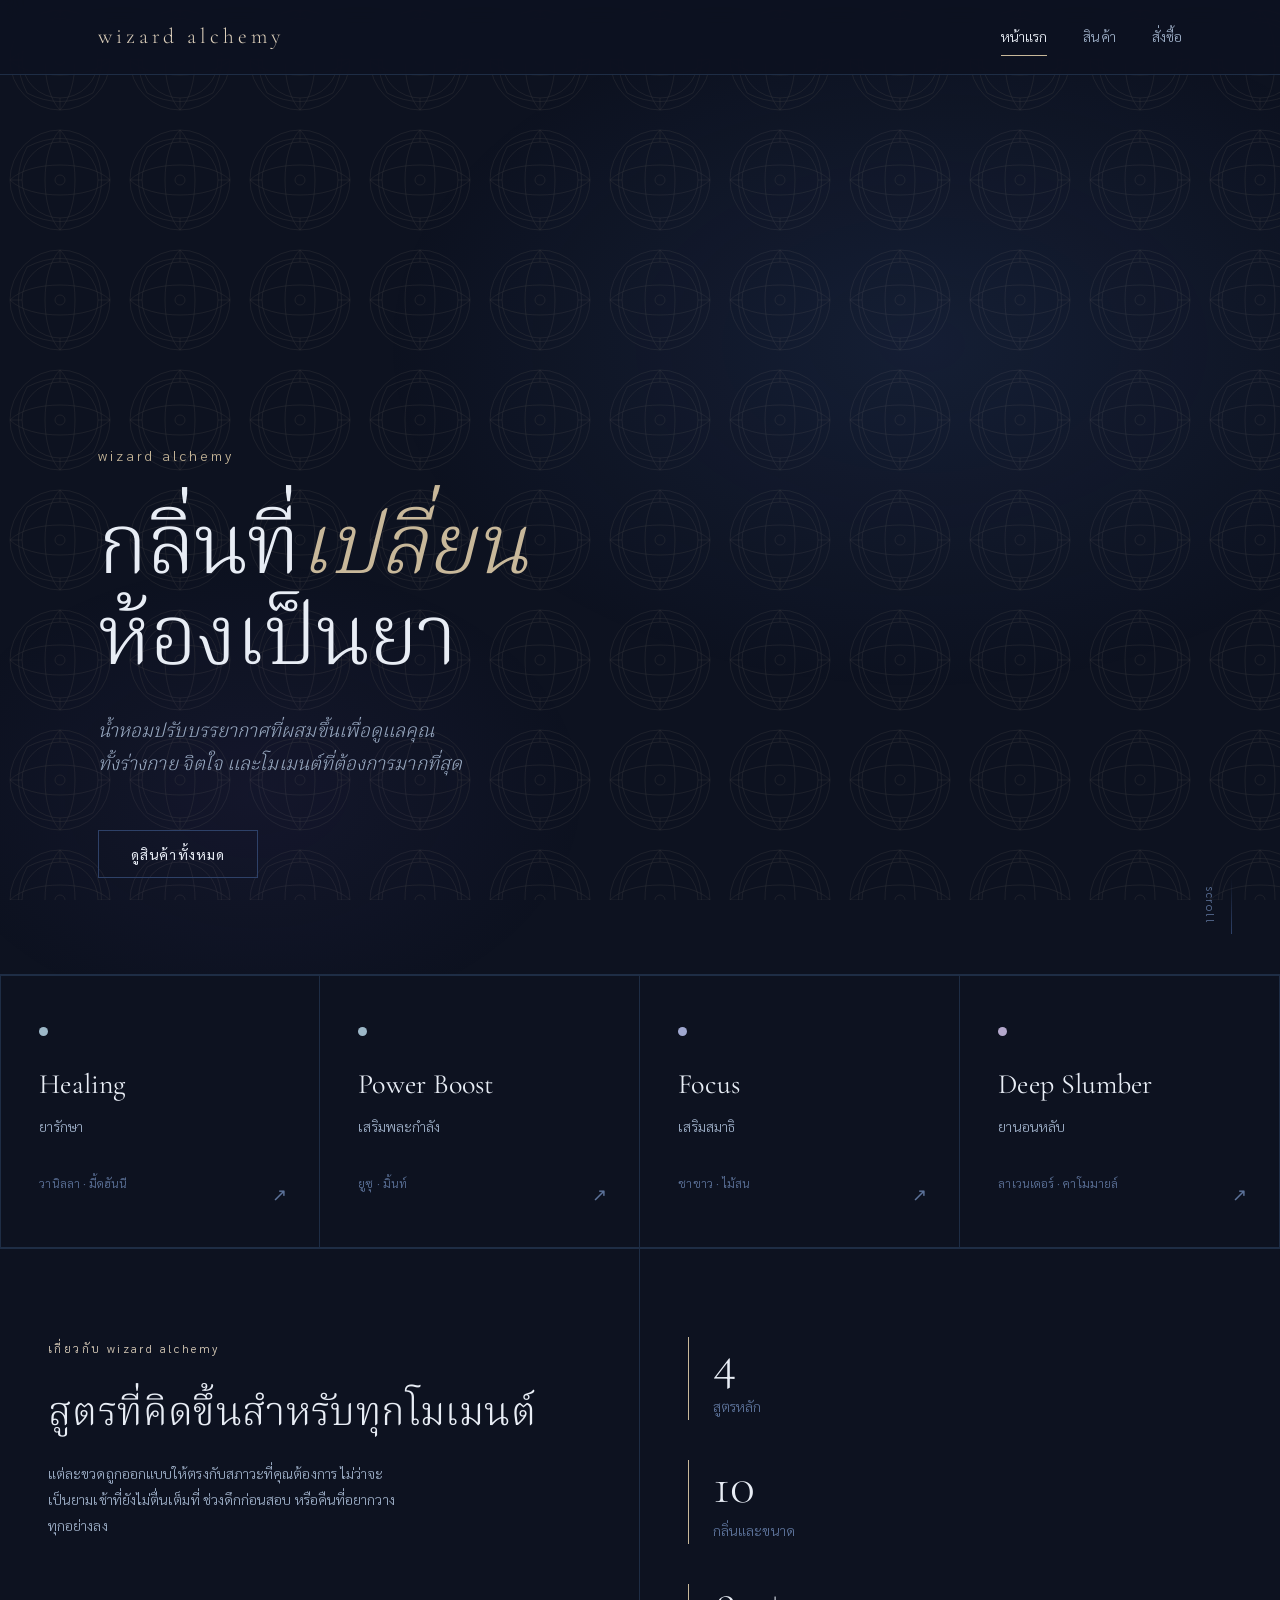
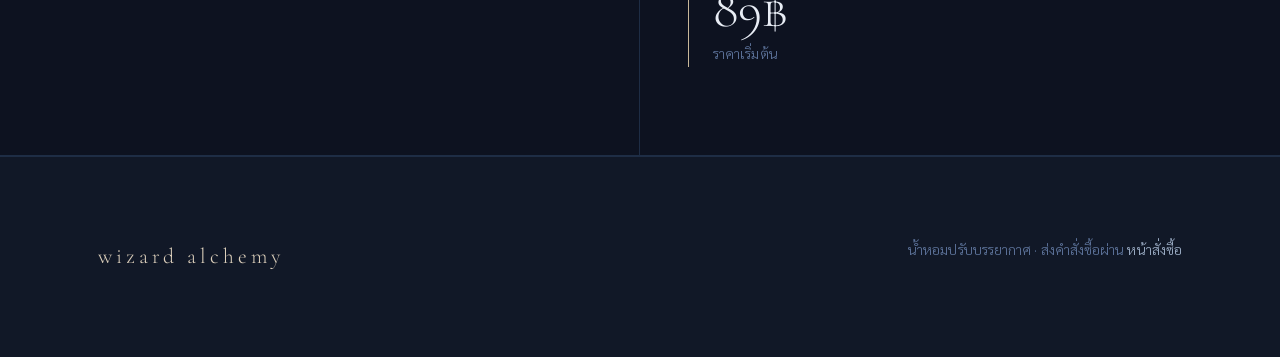
<file: ggggg/index.html>
<!DOCTYPE html>
<html lang="th">
<head>
  <meta charset="UTF-8">
  <meta name="viewport" content="width=device-width, initial-scale=1.0">
  <title>wizard alchemy — น้ำหอมปรับบรรยากาศ</title>
  <link rel="stylesheet" href="style.css">
  <style>
    /* ===== index-only styles ===== */

    /* hero */
    .hero {
      min-height: 100svh;
      display: flex;
      flex-direction: column;
      justify-content: flex-end;
      padding-bottom: clamp(3.5rem, 9vw, 6rem);
      border-bottom: var(--line);
      position: relative;
      overflow: hidden;
    }

    .hero__bg {
      position: absolute;
      inset: 0;
      background:
        radial-gradient(ellipse 60% 55% at 72% 30%, rgba(80, 120, 200, 0.12) 0%, transparent 70%),
        radial-gradient(ellipse 40% 40% at 20% 80%, rgba(100, 80, 180, 0.08) 0%, transparent 65%);
      pointer-events: none;
    }

    .hero__content { position: relative; max-width: 820px; }

    .hero__eyebrow {
      font-family: var(--body);
      font-size: var(--step--1);
      letter-spacing: 0.22em;
      color: var(--gold);
      margin-bottom: 2rem;
      text-transform: lowercase;
    }

    .hero h1 {
      font-size: clamp(2.75rem, 7.5vw, 5.25rem);
      font-weight: 300;
      line-height: 1.08;
      letter-spacing: -0.01em;
      margin-bottom: 2rem;
    }

    .hero h1 em {
      font-style: italic;
      color: var(--gold);
    }

    .hero__lede {
      font-family: var(--display);
      font-size: clamp(1rem, 2vw, 1.2rem);
      font-style: italic;
      color: var(--ink-soft);
      max-width: 52ch;
      line-height: 1.75;
      margin-bottom: 3rem;
    }

    .hero__scroll {
      position: absolute;
      bottom: clamp(1.5rem, 4vw, 2.5rem);
      right: var(--gutter);
      display: flex;
      flex-direction: column;
      align-items: center;
      gap: 0.6rem;
      font-size: 0.72rem;
      letter-spacing: 0.15em;
      color: var(--ink-faint);
      writing-mode: vertical-rl;
    }

    .hero__scroll::before {
      content: "";
      width: 1px;
      height: 3.5rem;
      background: linear-gradient(to bottom, transparent, var(--beige-deep));
    }

    /* mood section */
    .mood-grid {
      display: grid;
      grid-template-columns: repeat(4, 1fr);
      gap: 0;
    }

    .mood-card {
      display: flex;
      flex-direction: column;
      padding: clamp(2rem, 4vw, 3.25rem) clamp(1.5rem, 3vw, 2.5rem);
      border: var(--line);
      border-left: none;
      text-decoration: none;
      color: var(--ink);
      cursor: pointer;
      transition: background-color 0.3s ease, border-color 0.3s ease;
      position: relative;
    }

    .mood-card:first-child { border-left: var(--line); }
    .mood-card:hover { background: var(--glow-strong); color: var(--ink); border-color: var(--gold); }

    .mood-card__pip {
      width: 9px;
      height: 9px;
      border-radius: 50%;
      margin-bottom: 2rem;
      flex: none;
    }

    .mood-card--fresh      .mood-card__pip { background: var(--mood-healing); }
    .mood-card--relax      .mood-card__pip { background: var(--mood-deepslumber); }
    .mood-card--focus      .mood-card__pip { background: var(--mood-focus); }
    .mood-card--romance    .mood-card__pip { background: var(--mood-healing); }

    .mood-card__name {
      font-family: var(--display);
      font-size: var(--step-2);
      font-weight: 400;
      line-height: 1.2;
      margin-bottom: 0.75rem;
    }

    .mood-card__thai {
      font-size: var(--step--1);
      color: var(--ink-soft);
      margin-bottom: auto;
    }

    .mood-card__scents {
      margin-top: 2rem;
      font-size: 0.78rem;
      color: var(--ink-faint);
      line-height: 1.9;
    }

    .mood-card__arrow {
      position: absolute;
      bottom: clamp(1.5rem, 3vw, 2.25rem);
      right: clamp(1.5rem, 2.5vw, 2rem);
      font-size: 1.1rem;
      color: var(--ink-faint);
      transition: color 0.25s ease, transform 0.25s ease;
    }

    .mood-card:hover .mood-card__arrow {
      color: var(--gold-light);
      transform: translate(3px, -3px);
    }

    /* about strip */
    .about-strip {
      display: grid;
      grid-template-columns: 1fr 1fr;
      gap: 0;
      border-top: var(--line);
      border-bottom: var(--line);
    }

    .about-strip__text {
      padding: clamp(3rem, 7vw, 5.5rem) var(--gutter);
      border-right: var(--line);
    }

    .about-strip__label {
      display: block;
      font-size: 0.75rem;
      letter-spacing: 0.2em;
      color: var(--gold-light);
      margin-bottom: 1.75rem;
    }

    .about-strip__text h2 {
      font-size: clamp(1.6rem, 3.5vw, 2.5rem);
      font-weight: 300;
      max-width: 28ch;
    }

    .about-strip__text p {
      color: var(--ink-soft);
      font-size: var(--step--1);
      max-width: 44ch;
      margin-top: 1.25rem;
    }

    .about-strip__stats {
      padding: clamp(3rem, 7vw, 5.5rem) var(--gutter);
      display: flex;
      flex-direction: column;
      justify-content: center;
      gap: 2.5rem;
    }

    .stat { border-left: 1px solid var(--gold); padding-left: 1.5rem; }

    .stat__num {
      font-family: var(--display);
      font-size: clamp(2rem, 5vw, 3.25rem);
      font-weight: 300;
      color: var(--ink);
      line-height: 1;
    }

    .stat__label {
      font-size: var(--step--1);
      color: var(--ink-faint);
      margin-top: 0.35rem;
    }

    /* responsive */
    @media (max-width: 900px) {
      .mood-grid {
        grid-template-columns: repeat(2, 1fr);
      }
      .mood-card:nth-child(3) { border-top: none; }
      .mood-card:nth-child(4) { border-top: none; }
      .mood-card:nth-child(2) { border-left: none; }
      .mood-card:nth-child(4) { border-left: none; }
      .mood-card:first-child  { border-left: var(--line); }
      .mood-card:nth-child(3) { border-left: var(--line); }
    }

    @media (max-width: 640px) {
      .mood-grid { grid-template-columns: 1fr; }
      .mood-card { border-left: var(--line) !important; border-top: none; }
      .mood-card:first-child { border-top: var(--line); }

      .about-strip { grid-template-columns: 1fr; }
      .about-strip__text { border-right: none; border-bottom: var(--line); }
      .about-strip__stats { flex-direction: row; flex-wrap: wrap; gap: 1.5rem 2rem; }

      .hero__scroll { display: none; }
    }
  </style>
</head>
<body>

  <!-- ===== header ===== -->
  <header class="site-header">
    <div class="container">
      <a class="brand" href="index.html">wizard alchemy</a>
      <nav class="nav" aria-label="เมนูหลัก">
        <a href="index.html" aria-current="page">หน้าแรก</a>
        <a href="product.html">สินค้า</a>
        <a href="order.html">สั่งซื้อ</a>
      </nav>
    </div>
  </header>

  <!-- ===== hero ===== -->
  <section class="hero">
    <div class="hero__bg" aria-hidden="true"></div>
    <div class="container">
      <div class="hero__content">
        <p class="hero__eyebrow">wizard alchemy</p>
        <h1>กลิ่นที่<em>เปลี่ยน</em><br>ห้องเป็นยา</h1>
        <p class="hero__lede">
          น้ำหอมปรับบรรยากาศที่ผสมขึ้นเพื่อดูแลคุณ<br>
          ทั้งร่างกาย จิตใจ และโมเมนต์ที่ต้องการมากที่สุด
        </p>
        <a class="btn" href="product.html">ดูสินค้าทั้งหมด</a>
      </div>
    </div>
    <span class="hero__scroll" aria-hidden="true">scroll</span>
  </section>

  <!-- ===== mood cards ===== -->
  <section class="section" style="padding-block: 0;">
    <div class="mood-grid">

      <a class="mood-card mood-card--romance" href="product.html?mood=healing">
        <span class="mood-card__pip" aria-hidden="true"></span>
        <span class="mood-card__name">Healing</span>
        <span class="mood-card__thai">ยารักษา</span>
        <span class="mood-card__scents">วานิลลา · มี้ดฮันนี</span>
        <span class="mood-card__arrow" aria-hidden="true">↗</span>
      </a>

      <a class="mood-card mood-card--fresh" href="product.html?mood=powerboost">
        <span class="mood-card__pip" aria-hidden="true"></span>
        <span class="mood-card__name">Power Boost</span>
        <span class="mood-card__thai">เสริมพละกำลัง</span>
        <span class="mood-card__scents">ยูซุ · มิ้นท์</span>
        <span class="mood-card__arrow" aria-hidden="true">↗</span>
      </a>

      <a class="mood-card mood-card--focus" href="product.html?mood=focus">
        <span class="mood-card__pip" aria-hidden="true"></span>
        <span class="mood-card__name">Focus</span>
        <span class="mood-card__thai">เสริมสมาธิ</span>
        <span class="mood-card__scents">ชาขาว · ไม้สน</span>
        <span class="mood-card__arrow" aria-hidden="true">↗</span>
      </a>

      <a class="mood-card mood-card--relax" href="product.html?mood=deepslumber">
        <span class="mood-card__pip" aria-hidden="true"></span>
        <span class="mood-card__name">Deep Slumber</span>
        <span class="mood-card__thai">ยานอนหลับ</span>
        <span class="mood-card__scents">ลาเวนเดอร์ · คาโมมายล์</span>
        <span class="mood-card__arrow" aria-hidden="true">↗</span>
      </a>

    </div>
  </section>

  <!-- ===== about strip ===== -->
  <section class="section" style="padding-block: 0;">
    <div class="about-strip">
      <div class="about-strip__text">
        <span class="about-strip__label">เกี่ยวกับ wizard alchemy</span>
        <h2>สูตรที่คิดขึ้นสำหรับทุกโมเมนต์</h2>
        <p>
          แต่ละขวดถูกออกแบบให้ตรงกับสภาวะที่คุณต้องการ
          ไม่ว่าจะเป็นยามเช้าที่ยังไม่ตื่นเต็มที่
          ช่วงดึกก่อนสอบ หรือคืนที่อยากวางทุกอย่างลง
        </p>
      </div>
      <div class="about-strip__stats">
        <div class="stat">
          <div class="stat__num">4</div>
          <div class="stat__label">สูตรหลัก</div>
        </div>
        <div class="stat">
          <div class="stat__num">10</div>
          <div class="stat__label">กลิ่นและขนาด</div>
        </div>
        <div class="stat">
          <div class="stat__num">89฿</div>
          <div class="stat__label">ราคาเริ่มต้น</div>
        </div>
      </div>
    </div>
  </section>

  <!-- ===== footer ===== -->
  <footer class="site-footer">
    <div class="container">
      <span class="brand">wizard alchemy</span>
      <span style="color: var(--ink-faint); font-size: var(--step--1);">
        น้ำหอมปรับบรรยากาศ · ส่งคำสั่งซื้อผ่าน <a href="order.html">หน้าสั่งซื้อ</a>
      </span>
    </div>
  </footer>

  <script src="script.js"></script>
</body>
</html>
</file>
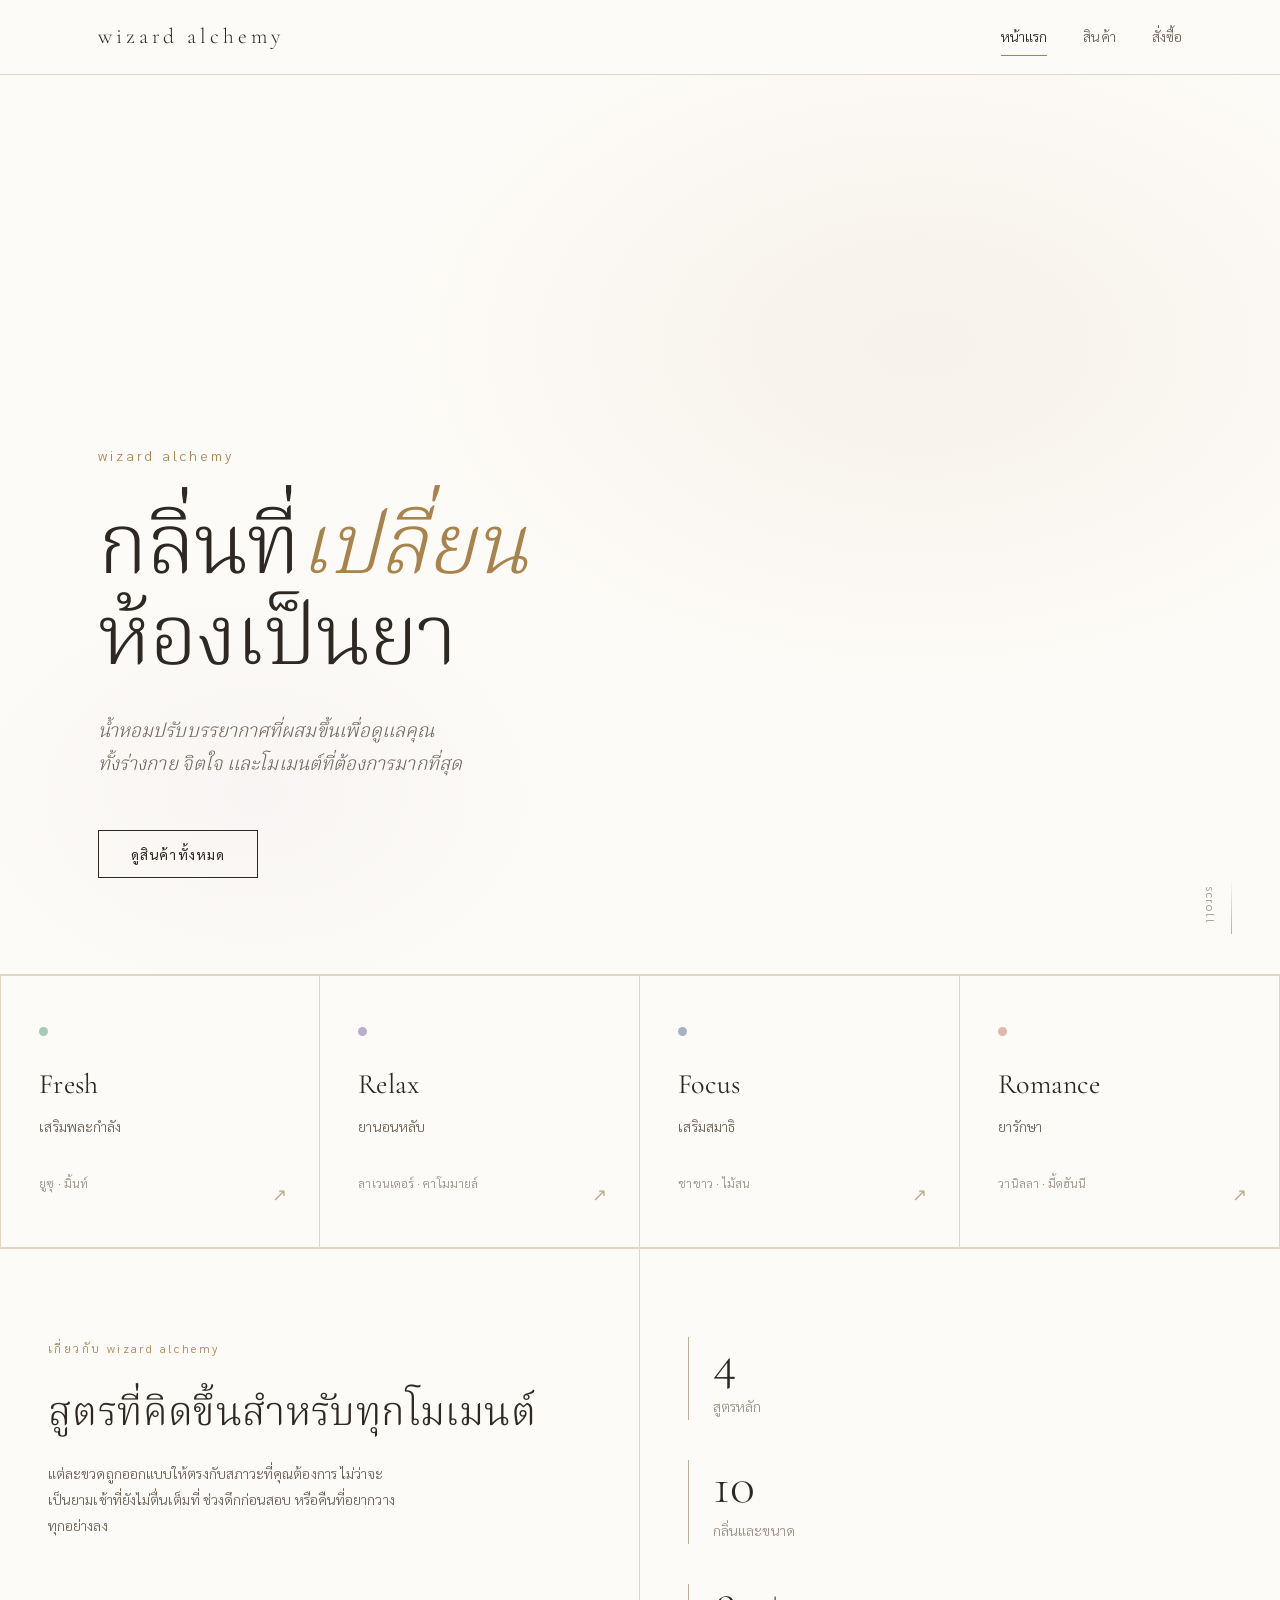
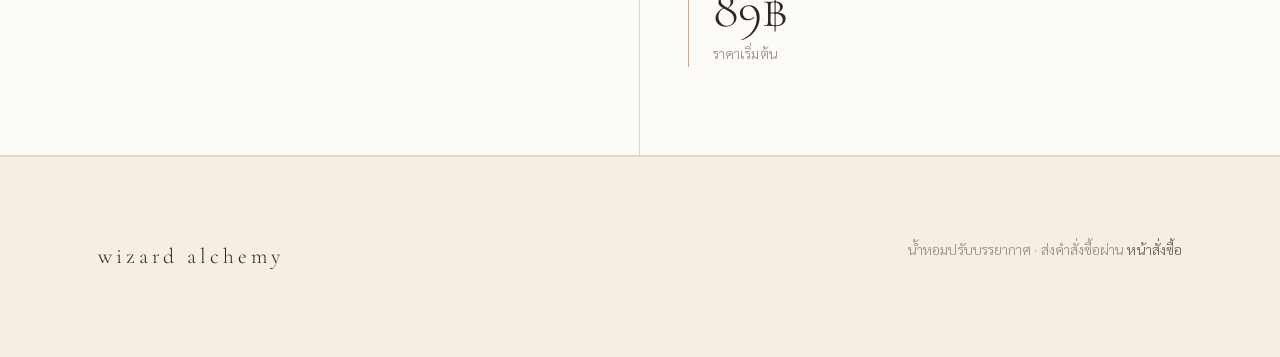
<file: kkk/index.html>
<!DOCTYPE html>
<html lang="th">
<head>
  <meta charset="UTF-8">
  <meta name="viewport" content="width=device-width, initial-scale=1.0">
  <title>wizard alchemy — น้ำหอมปรับบรรยากาศ</title>
  <link rel="stylesheet" href="style.css">
  <style>
    /* ===== index-only styles ===== */

    /* hero */
    .hero {
      min-height: 100svh;
      display: flex;
      flex-direction: column;
      justify-content: flex-end;
      padding-bottom: clamp(3.5rem, 9vw, 6rem);
      border-bottom: var(--line);
      position: relative;
      overflow: hidden;
    }

    .hero__bg {
      position: absolute;
      inset: 0;
      background:
        radial-gradient(ellipse 60% 55% at 72% 30%, rgba(169,131,76,.08) 0%, transparent 70%),
        radial-gradient(ellipse 40% 40% at 20% 80%, rgba(184,174,205,.07) 0%, transparent 65%);
      pointer-events: none;
    }

    .hero__content { position: relative; max-width: 820px; }

    .hero__eyebrow {
      font-family: var(--body);
      font-size: var(--step--1);
      letter-spacing: 0.22em;
      color: var(--gold);
      margin-bottom: 2rem;
      text-transform: lowercase;
    }

    .hero h1 {
      font-size: clamp(2.75rem, 7.5vw, 5.25rem);
      font-weight: 300;
      line-height: 1.08;
      letter-spacing: -0.01em;
      margin-bottom: 2rem;
    }

    .hero h1 em {
      font-style: italic;
      color: var(--gold);
    }

    .hero__lede {
      font-family: var(--display);
      font-size: clamp(1rem, 2vw, 1.2rem);
      font-style: italic;
      color: var(--ink-soft);
      max-width: 52ch;
      line-height: 1.75;
      margin-bottom: 3rem;
    }

    .hero__scroll {
      position: absolute;
      bottom: clamp(1.5rem, 4vw, 2.5rem);
      right: var(--gutter);
      display: flex;
      flex-direction: column;
      align-items: center;
      gap: 0.6rem;
      font-size: 0.72rem;
      letter-spacing: 0.15em;
      color: var(--ink-faint);
      writing-mode: vertical-rl;
    }

    .hero__scroll::before {
      content: "";
      width: 1px;
      height: 3.5rem;
      background: linear-gradient(to bottom, transparent, var(--beige-deep));
    }

    /* mood section */
    .mood-grid {
      display: grid;
      grid-template-columns: repeat(4, 1fr);
      gap: 0;
    }

    .mood-card {
      display: flex;
      flex-direction: column;
      padding: clamp(2rem, 4vw, 3.25rem) clamp(1.5rem, 3vw, 2.5rem);
      border: var(--line);
      border-left: none;
      text-decoration: none;
      color: var(--ink);
      cursor: pointer;
      transition: background-color 0.3s ease;
      position: relative;
    }

    .mood-card:first-child { border-left: var(--line); }
    .mood-card:hover { background: var(--cream); color: var(--ink); }

    .mood-card__pip {
      width: 9px;
      height: 9px;
      border-radius: 50%;
      margin-bottom: 2rem;
      flex: none;
    }

    .mood-card--fresh   .mood-card__pip { background: var(--mood-fresh); }
    .mood-card--relax   .mood-card__pip { background: var(--mood-relax); }
    .mood-card--focus   .mood-card__pip { background: var(--mood-focus); }
    .mood-card--romance .mood-card__pip { background: var(--mood-romance); }

    .mood-card__name {
      font-family: var(--display);
      font-size: var(--step-2);
      font-weight: 400;
      line-height: 1.2;
      margin-bottom: 0.75rem;
    }

    .mood-card__thai {
      font-size: var(--step--1);
      color: var(--ink-soft);
      margin-bottom: auto;
    }

    .mood-card__scents {
      margin-top: 2rem;
      font-size: 0.78rem;
      color: var(--ink-faint);
      line-height: 1.9;
    }

    .mood-card__arrow {
      position: absolute;
      bottom: clamp(1.5rem, 3vw, 2.25rem);
      right: clamp(1.5rem, 2.5vw, 2rem);
      font-size: 1.1rem;
      color: var(--beige-deep);
      transition: color 0.25s ease, transform 0.25s ease;
    }

    .mood-card:hover .mood-card__arrow {
      color: var(--gold);
      transform: translate(3px, -3px);
    }

    /* about strip */
    .about-strip {
      display: grid;
      grid-template-columns: 1fr 1fr;
      gap: 0;
      border-top: var(--line);
      border-bottom: var(--line);
    }

    .about-strip__text {
      padding: clamp(3rem, 7vw, 5.5rem) var(--gutter);
      border-right: var(--line);
    }

    .about-strip__label {
      display: block;
      font-size: 0.75rem;
      letter-spacing: 0.2em;
      color: var(--gold);
      margin-bottom: 1.75rem;
    }

    .about-strip__text h2 {
      font-size: clamp(1.6rem, 3.5vw, 2.5rem);
      font-weight: 300;
      max-width: 28ch;
    }

    .about-strip__text p {
      color: var(--ink-soft);
      font-size: var(--step--1);
      max-width: 44ch;
      margin-top: 1.25rem;
    }

    .about-strip__stats {
      padding: clamp(3rem, 7vw, 5.5rem) var(--gutter);
      display: flex;
      flex-direction: column;
      justify-content: center;
      gap: 2.5rem;
    }

    .stat { border-left: 1px solid var(--beige-deep); padding-left: 1.5rem; }

    .stat__num {
      font-family: var(--display);
      font-size: clamp(2rem, 5vw, 3.25rem);
      font-weight: 300;
      color: var(--ink);
      line-height: 1;
    }

    .stat__label {
      font-size: var(--step--1);
      color: var(--ink-faint);
      margin-top: 0.35rem;
    }

    /* responsive */
    @media (max-width: 900px) {
      .mood-grid {
        grid-template-columns: repeat(2, 1fr);
      }
      .mood-card:nth-child(3) { border-top: none; }
      .mood-card:nth-child(4) { border-top: none; }
      .mood-card:nth-child(2) { border-left: none; }
      .mood-card:nth-child(4) { border-left: none; }
      .mood-card:first-child  { border-left: var(--line); }
      .mood-card:nth-child(3) { border-left: var(--line); }
    }

    @media (max-width: 640px) {
      .mood-grid { grid-template-columns: 1fr; }
      .mood-card { border-left: var(--line) !important; border-top: none; }
      .mood-card:first-child { border-top: var(--line); }

      .about-strip { grid-template-columns: 1fr; }
      .about-strip__text { border-right: none; border-bottom: var(--line); }
      .about-strip__stats { flex-direction: row; flex-wrap: wrap; gap: 1.5rem 2rem; }

      .hero__scroll { display: none; }
    }
  </style>
</head>
<body>

  <!-- ===== header ===== -->
  <header class="site-header">
    <div class="container">
      <a class="brand" href="index.html">wizard alchemy</a>
      <nav class="nav" aria-label="เมนูหลัก">
        <a href="index.html" aria-current="page">หน้าแรก</a>
        <a href="product.html">สินค้า</a>
        <a href="order.html">สั่งซื้อ</a>
      </nav>
    </div>
  </header>

  <!-- ===== hero ===== -->
  <section class="hero">
    <div class="hero__bg" aria-hidden="true"></div>
    <div class="container">
      <div class="hero__content">
        <p class="hero__eyebrow">wizard alchemy</p>
        <h1>กลิ่นที่<em>เปลี่ยน</em><br>ห้องเป็นยา</h1>
        <p class="hero__lede">
          น้ำหอมปรับบรรยากาศที่ผสมขึ้นเพื่อดูแลคุณ<br>
          ทั้งร่างกาย จิตใจ และโมเมนต์ที่ต้องการมากที่สุด
        </p>
        <a class="btn" href="product.html">ดูสินค้าทั้งหมด</a>
      </div>
    </div>
    <span class="hero__scroll" aria-hidden="true">scroll</span>
  </section>

  <!-- ===== mood cards ===== -->
  <section class="section" style="padding-block: 0;">
    <div class="mood-grid">

      <a class="mood-card mood-card--fresh" href="product.html?mood=fresh">
        <span class="mood-card__pip" aria-hidden="true"></span>
        <span class="mood-card__name">Fresh</span>
        <span class="mood-card__thai">เสริมพละกำลัง</span>
        <span class="mood-card__scents">ยูซุ · มิ้นท์</span>
        <span class="mood-card__arrow" aria-hidden="true">↗</span>
      </a>

      <a class="mood-card mood-card--relax" href="product.html?mood=relax">
        <span class="mood-card__pip" aria-hidden="true"></span>
        <span class="mood-card__name">Relax</span>
        <span class="mood-card__thai">ยานอนหลับ</span>
        <span class="mood-card__scents">ลาเวนเดอร์ · คาโมมายล์</span>
        <span class="mood-card__arrow" aria-hidden="true">↗</span>
      </a>

      <a class="mood-card mood-card--focus" href="product.html?mood=focus">
        <span class="mood-card__pip" aria-hidden="true"></span>
        <span class="mood-card__name">Focus</span>
        <span class="mood-card__thai">เสริมสมาธิ</span>
        <span class="mood-card__scents">ชาขาว · ไม้สน</span>
        <span class="mood-card__arrow" aria-hidden="true">↗</span>
      </a>

      <a class="mood-card mood-card--romance" href="product.html?mood=romance">
        <span class="mood-card__pip" aria-hidden="true"></span>
        <span class="mood-card__name">Romance</span>
        <span class="mood-card__thai">ยารักษา</span>
        <span class="mood-card__scents">วานิลลา · มี้ดฮันนี</span>
        <span class="mood-card__arrow" aria-hidden="true">↗</span>
      </a>

    </div>
  </section>

  <!-- ===== about strip ===== -->
  <section class="section" style="padding-block: 0;">
    <div class="about-strip">
      <div class="about-strip__text">
        <span class="about-strip__label">เกี่ยวกับ wizard alchemy</span>
        <h2>สูตรที่คิดขึ้นสำหรับทุกโมเมนต์</h2>
        <p>
          แต่ละขวดถูกออกแบบให้ตรงกับสภาวะที่คุณต้องการ
          ไม่ว่าจะเป็นยามเช้าที่ยังไม่ตื่นเต็มที่
          ช่วงดึกก่อนสอบ หรือคืนที่อยากวางทุกอย่างลง
        </p>
      </div>
      <div class="about-strip__stats">
        <div class="stat">
          <div class="stat__num">4</div>
          <div class="stat__label">สูตรหลัก</div>
        </div>
        <div class="stat">
          <div class="stat__num">10</div>
          <div class="stat__label">กลิ่นและขนาด</div>
        </div>
        <div class="stat">
          <div class="stat__num">89฿</div>
          <div class="stat__label">ราคาเริ่มต้น</div>
        </div>
      </div>
    </div>
  </section>

  <!-- ===== footer ===== -->
  <footer class="site-footer">
    <div class="container">
      <span class="brand">wizard alchemy</span>
      <span style="color: var(--ink-faint); font-size: var(--step--1);">
        น้ำหอมปรับบรรยากาศ · ส่งคำสั่งซื้อผ่าน <a href="order.html">หน้าสั่งซื้อ</a>
      </span>
    </div>
  </footer>

  <script src="script.js"></script>
</body>
</html>
</file>
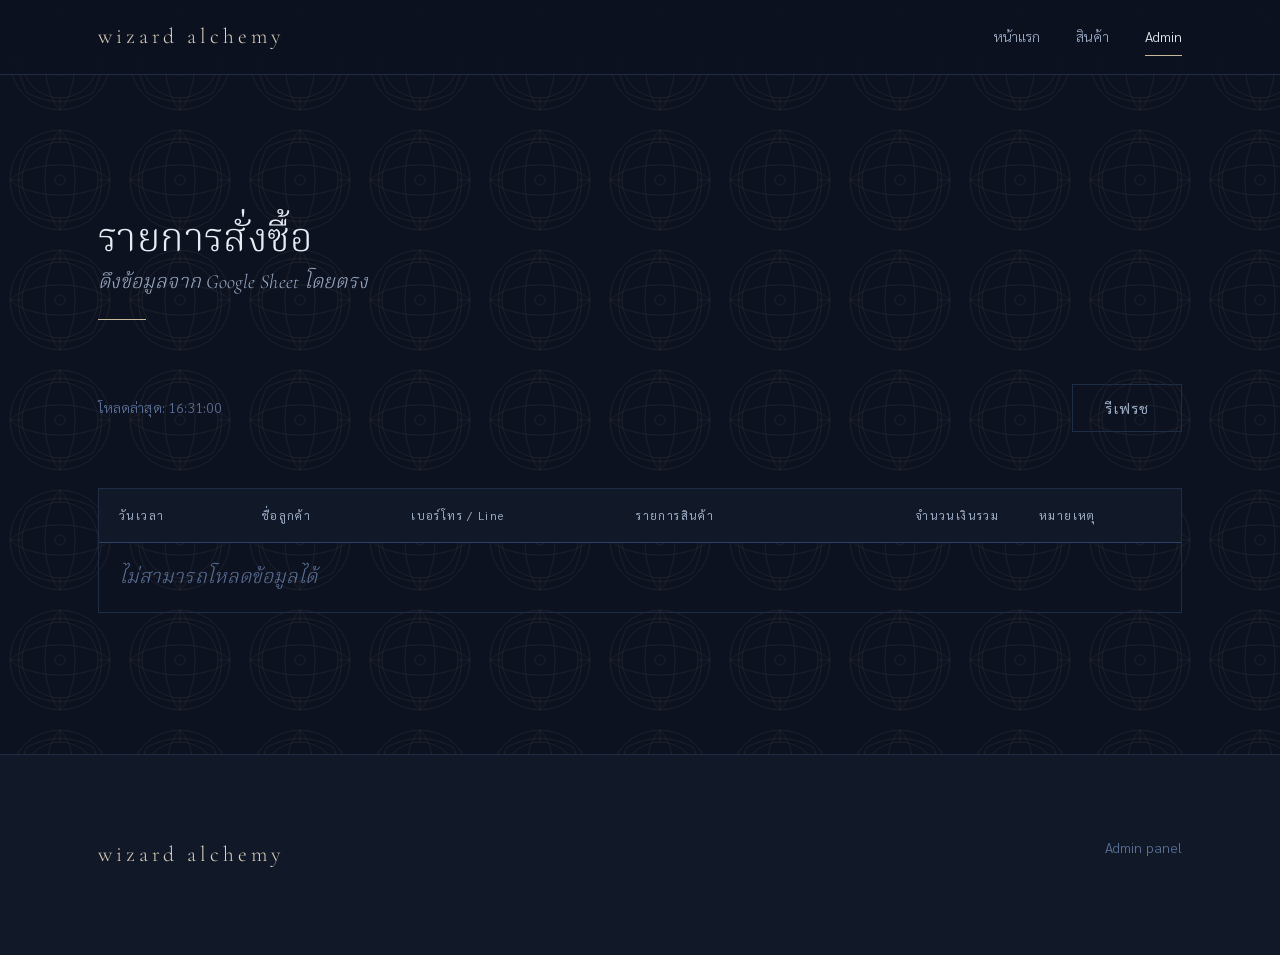
<file: ggggg/admin.html>
<!DOCTYPE html>
<html lang="th">
<head>
  <meta charset="UTF-8">
  <meta name="viewport" content="width=device-width, initial-scale=1.0">
  <title>Admin — wizard alchemy</title>
  <link rel="stylesheet" href="style.css">
  <style>
    .table-wrap {
      overflow-x: auto;
      -webkit-overflow-scrolling: touch;
      border: var(--line);
      margin-top: clamp(2rem, 5vw, 3.5rem);
    }

    #ordersTable {
      width: 100%;
      border-collapse: collapse;
      font-size: var(--step--1);
    }

    #ordersTable th,
    #ordersTable td {
      padding: 1rem 1.25rem;
      text-align: left;
      border-bottom: var(--line);
      white-space: nowrap;
    }

    #ordersTable tbody tr:last-child td { border-bottom: 0; }

    #ordersTable thead {
      background: var(--cream);
    }

    #ordersTable th {
      font-family: var(--body);
      font-weight: 400;
      font-size: 0.72rem;
      letter-spacing: 0.12em;
      color: var(--ink-soft);
      border-bottom: var(--line-strong);
    }

    /* คอลัมน์หมายเหตุและรายการ wrap ได้ */
    #ordersTable td:nth-child(4),
    #ordersTable td:nth-child(6) {
      white-space: normal;
      min-width: 200px;
      max-width: 300px;
    }

    #ordersTable tbody tr:hover td { background: var(--cream); }

    .col-price {
      font-family: var(--display);
      font-size: var(--step-0);
      text-align: right !important;
    }

    #ordersTable th:nth-child(5),
    #ordersTable td:nth-child(5) { text-align: right; }

    .admin-meta {
      display: flex;
      align-items: center;
      justify-content: space-between;
      gap: 1rem;
      flex-wrap: wrap;
      margin-top: clamp(2rem, 5vw, 3.5rem);
    }

    .admin-note {
      font-size: var(--step--1);
      color: var(--ink-faint);
    }

    .refresh-btn {
      font-size: var(--step--1);
    }
  </style>
</head>
<body>

  <!-- ===== header ===== -->
  <header class="site-header">
    <div class="container">
      <a class="brand" href="index.html">wizard alchemy</a>
      <nav class="nav" aria-label="เมนูหลัก">
        <a href="index.html">หน้าแรก</a>
        <a href="product.html">สินค้า</a>
        <a href="admin.html" aria-current="page">Admin</a>
      </nav>
    </div>
  </header>

  <main class="section">
    <div class="container">

      <!-- page head -->
      <div class="section-head">
        <h1 style="font-size: var(--step-3); margin-bottom: 0.3rem;">รายการสั่งซื้อ</h1>
        <p class="lede" style="margin: 0;">ดึงข้อมูลจาก Google Sheet โดยตรง</p>
      </div>

      <!-- meta bar -->
      <div class="admin-meta">
        <span class="admin-note" id="lastRefresh">กำลังโหลดข้อมูล…</span>
        <button class="btn btn--ghost refresh-btn" onclick="location.reload()">รีเฟรช</button>
      </div>

      <!-- orders table -->
      <div class="table-wrap" role="region" aria-label="ตารางคำสั่งซื้อ" tabindex="0">
        <table id="ordersTable">
          <thead>
            <tr>
              <th scope="col">วันเวลา</th>
              <th scope="col">ชื่อลูกค้า</th>
              <th scope="col">เบอร์โทร / Line</th>
              <th scope="col">รายการสินค้า</th>
              <th scope="col">จำนวนเงินรวม</th>
              <th scope="col">หมายเหตุ</th>
            </tr>
          </thead>
          <tbody>
            <!-- script.js inject rows here -->
          </tbody>
        </table>
      </div>

    </div>
  </main>

  <!-- ===== footer ===== -->
  <footer class="site-footer">
    <div class="container">
      <span class="brand">wizard alchemy</span>
      <span style="color: var(--ink-faint); font-size: var(--step--1);">Admin panel</span>
    </div>
  </footer>

  <script src="script.js"></script>
  <script>
    /* แสดงเวลาที่โหลดล่าสุด */
    (function () {
      const el = document.getElementById('lastRefresh');
      const now = new Date();
      el.textContent = 'โหลดล่าสุด: ' + now.toLocaleTimeString('th-TH');
    })();
  </script>
</body>
</html>
</file>
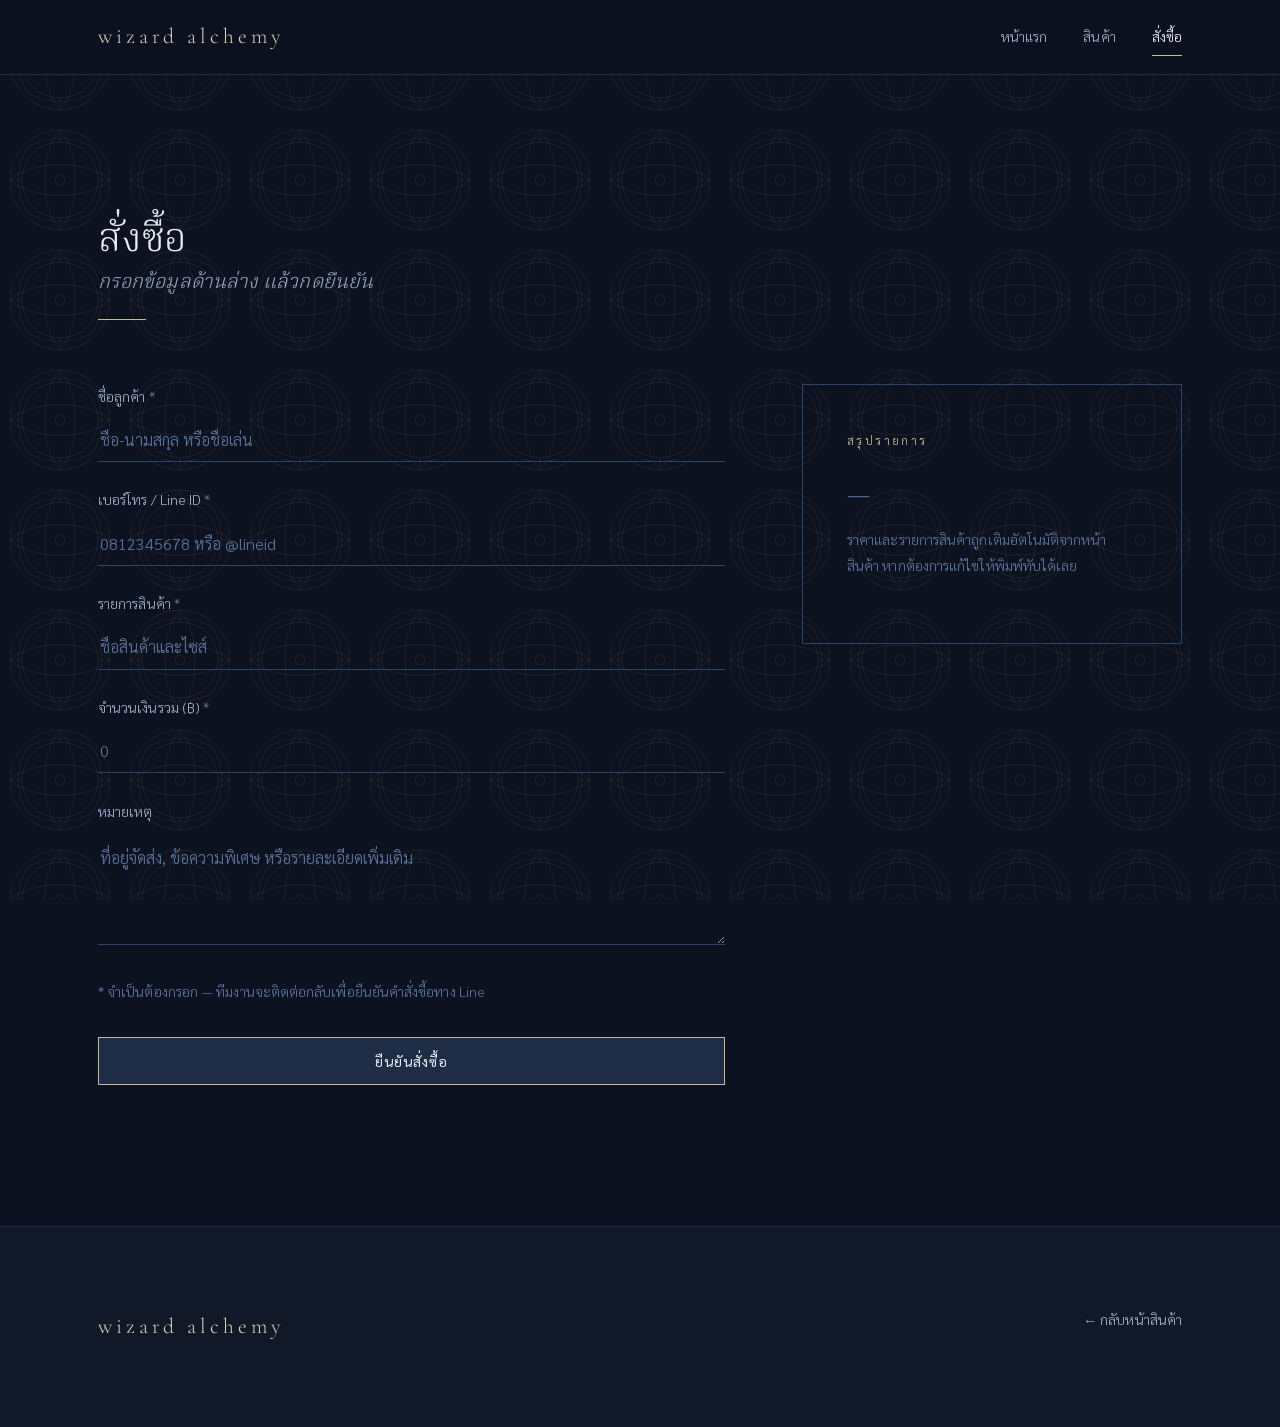
<file: ggggg/order.html>
<!DOCTYPE html>
<html lang="th">
<head>
  <meta charset="UTF-8">
  <meta name="viewport" content="width=device-width, initial-scale=1.0">
  <title>สั่งซื้อ — wizard alchemy</title>
  <link rel="stylesheet" href="style.css">
  <style>
    .order-layout {
      display: grid;
      grid-template-columns: 1fr 380px;
      gap: clamp(3rem, 6vw, 5rem);
      align-items: start;
    }

    .order-summary {
      position: sticky;
      top: calc(74px + 2.5rem);
      border: var(--line-strong);
      padding: clamp(1.75rem, 4vw, 2.75rem);
    }

    .order-summary__label {
      font-size: 0.75rem;
      letter-spacing: 0.2em;
      color: var(--gold);
      display: block;
      margin-bottom: 1.5rem;
    }

    .order-summary__name {
      font-family: var(--display);
      font-size: var(--step-2);
      font-weight: 400;
      line-height: 1.3;
      margin-bottom: 0.5rem;
      color: var(--ink);
    }

    .order-summary__price {
      font-family: var(--display);
      font-size: var(--step-3);
      font-weight: 300;
      color: var(--ink);
      border-top: var(--line);
      padding-top: 1.25rem;
      margin-top: 1.25rem;
    }

    .order-summary__price small {
      font-size: 0.55em;
      color: var(--ink-soft);
      margin-left: 0.3rem;
    }

    .order-summary__note {
      font-size: var(--step--1);
      color: var(--ink-faint);
      margin-top: 1rem;
    }

    .order-summary--empty .order-summary__name { color: var(--ink-faint); font-style: italic; }
    .order-summary--empty .order-summary__price { display: none; }

    @media (max-width: 800px) {
      .order-layout {
        grid-template-columns: 1fr;
      }
      .order-summary {
        position: static;
        order: -1;
      }
    }
  </style>
</head>
<body>

  <!-- ===== header ===== -->
  <header class="site-header">
    <div class="container">
      <a class="brand" href="index.html">wizard alchemy</a>
      <nav class="nav" aria-label="เมนูหลัก">
        <a href="index.html">หน้าแรก</a>
        <a href="product.html">สินค้า</a>
        <a href="order.html" aria-current="page">สั่งซื้อ</a>
      </nav>
    </div>
  </header>

  <main class="section">
    <div class="container">

      <!-- page head -->
      <div class="section-head" style="margin-bottom: clamp(2.5rem, 6vw, 4rem);">
        <h1 style="font-size: var(--step-3); margin-bottom: 0.3rem;">สั่งซื้อ</h1>
        <p class="lede" style="margin: 0;">กรอกข้อมูลด้านล่าง แล้วกดยืนยัน</p>
      </div>

      <div class="order-layout">

        <!-- ===== form ===== -->
        <div>
          <form id="orderForm" novalidate>

            <div class="field">
              <label for="customerName">ชื่อลูกค้า <span style="color:var(--ink-faint)">*</span></label>
              <input type="text" id="customerName" name="customerName"
                     placeholder="ชื่อ-นามสกุล หรือชื่อเล่น" required autocomplete="name">
            </div>

            <div class="field">
              <label for="contact">เบอร์โทร / Line ID <span style="color:var(--ink-faint)">*</span></label>
              <input type="text" id="contact" name="contact"
                     placeholder="0812345678 หรือ @lineid" required autocomplete="tel">
            </div>

            <div class="field">
              <label for="items">รายการสินค้า <span style="color:var(--ink-faint)">*</span></label>
              <input type="text" id="items" name="items"
                     placeholder="ชื่อสินค้าและไซส์" required>
            </div>

            <div class="field">
              <label for="total">จำนวนเงินรวม (฿) <span style="color:var(--ink-faint)">*</span></label>
              <input type="number" id="total" name="total"
                     placeholder="0" min="0" required>
            </div>

            <div class="field">
              <label for="note">หมายเหตุ</label>
              <textarea id="note" name="note"
                        placeholder="ที่อยู่จัดส่ง, ข้อความพิเศษ หรือรายละเอียดเพิ่มเติม"></textarea>
            </div>

            <p class="form-note" style="margin-bottom: 2rem;">
              * จำเป็นต้องกรอก — ทีมงานจะติดต่อกลับเพื่อยืนยันคำสั่งซื้อทาง Line
            </p>

            <button type="submit" class="btn btn--solid btn--full">ยืนยันสั่งซื้อ</button>

          </form>
        </div>

        <!-- ===== summary panel ===== -->
        <aside class="order-summary order-summary--empty" id="orderSummary" aria-label="สรุปรายการ">
          <span class="order-summary__label">สรุปรายการ</span>
          <div class="order-summary__name" id="summaryName">—</div>
          <div class="order-summary__price" id="summaryPrice">
            — <small>฿</small>
          </div>
          <p class="order-summary__note">
            ราคาและรายการสินค้าถูกเติมอัตโนมัติจากหน้าสินค้า
            หากต้องการแก้ไขให้พิมพ์ทับได้เลย
          </p>
        </aside>

      </div>
    </div>
  </main>

  <!-- ===== footer ===== -->
  <footer class="site-footer">
    <div class="container">
      <span class="brand">wizard alchemy</span>
      <span style="color: var(--ink-faint); font-size: var(--step--1);">
        <a href="product.html">← กลับหน้าสินค้า</a>
      </span>
    </div>
  </footer>

  <script src="script.js"></script>
  <script>
    /* อัปเดต summary panel ตาม URL params และเมื่อผู้ใช้แก้ไขฟอร์ม */
    (function () {
      const summaryEl   = document.getElementById('orderSummary');
      const nameEl      = document.getElementById('summaryName');
      const priceEl     = document.getElementById('summaryPrice');
      const itemsInput  = document.getElementById('items');
      const totalInput  = document.getElementById('total');

      function updateSummary() {
        const name  = itemsInput.value.trim();
        const price = totalInput.value.trim();
        const hasData = name || price;

        summaryEl.classList.toggle('order-summary--empty', !hasData);
        nameEl.textContent  = name  || '—';
        priceEl.innerHTML   = price
          ? `${Number(price).toLocaleString()}<small> ฿</small>`
          : '—';
      }

      itemsInput.addEventListener('input', updateSummary);
      totalInput.addEventListener('input', updateSummary);

      /* script.js เติมค่าก่อน DOMContentLoaded เสร็จ ดังนั้น poll สั้นๆ */
      let tries = 0;
      const poll = setInterval(() => {
        if (itemsInput.value || totalInput.value || ++tries > 20) {
          updateSummary();
          clearInterval(poll);
        }
      }, 50);
    })();
  </script>
</body>
</html>
</file>
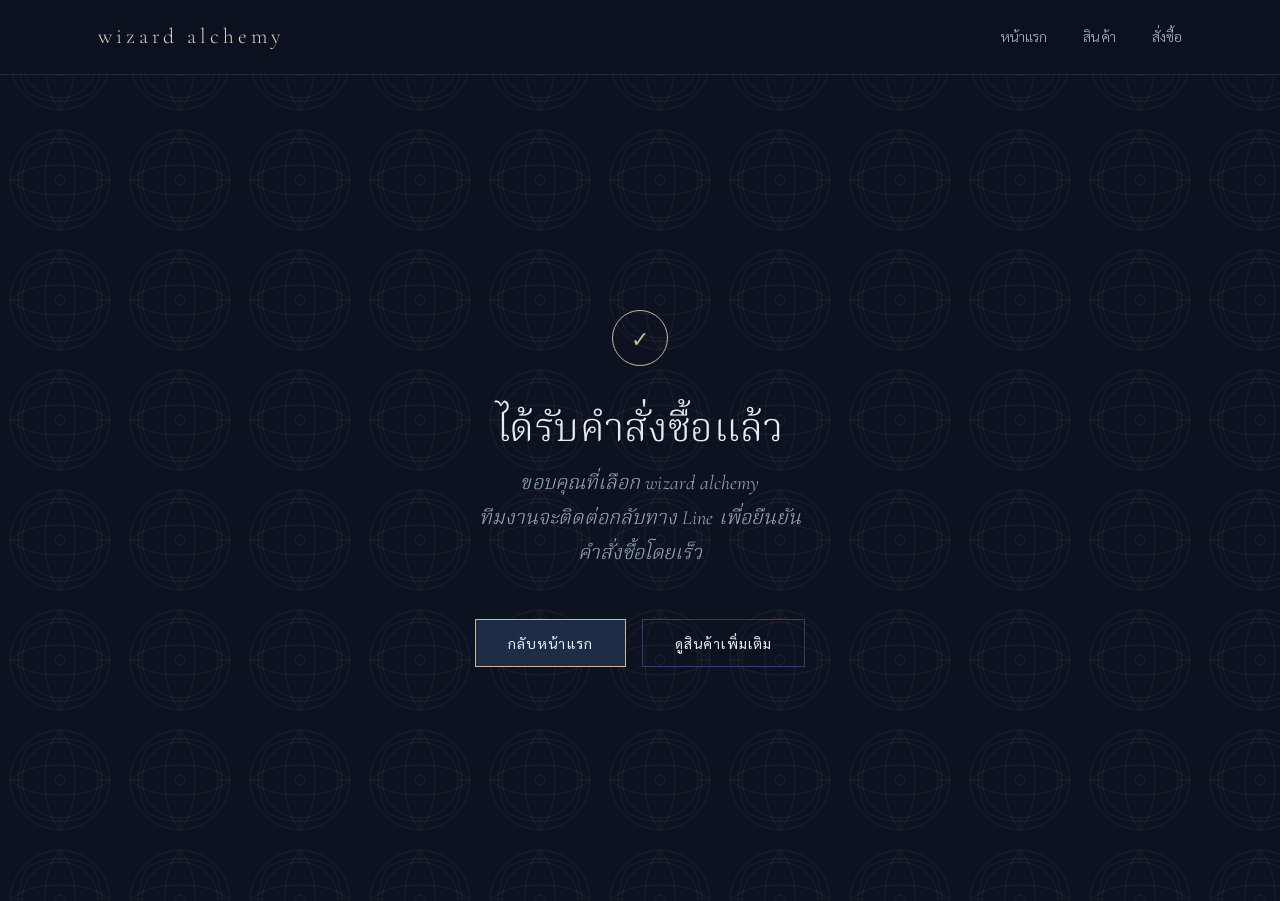
<file: ggggg/thankyou.html>
<!DOCTYPE html>
<html lang="th">
<head>
  <meta charset="UTF-8">
  <meta name="viewport" content="width=device-width, initial-scale=1.0">
  <title>ขอบคุณ — wizard alchemy</title>
  <link rel="stylesheet" href="style.css">
  <style>
    .thankyou-wrap {
      min-height: calc(100svh - 74px);
      display: flex;
      align-items: center;
      justify-content: center;
      padding-block: clamp(4rem, 10vw, 7rem);
    }

    .thankyou-box {
      max-width: 480px;
      text-align: center;
    }

    .thankyou-mark {
      display: inline-flex;
      align-items: center;
      justify-content: center;
      width: 56px;
      height: 56px;
      border: 1px solid var(--gold);
      border-radius: 50%;
      color: var(--gold);
      font-size: 1.4rem;
      margin-bottom: 2.5rem;
    }

    .thankyou-box h1 {
      font-size: var(--step-3);
      font-weight: 300;
      margin-bottom: 1rem;
    }

    .thankyou-box p {
      font-family: var(--display);
      font-style: italic;
      font-size: var(--step-1);
      color: var(--ink-soft);
      line-height: 1.75;
      max-width: 36ch;
      margin-inline: auto;
      margin-bottom: 3rem;
    }

    .thankyou-actions {
      display: flex;
      flex-wrap: wrap;
      gap: 1rem;
      justify-content: center;
    }
  </style>
</head>
<body>

  <!-- ===== header ===== -->
  <header class="site-header">
    <div class="container">
      <a class="brand" href="index.html">wizard alchemy</a>
      <nav class="nav" aria-label="เมนูหลัก">
        <a href="index.html">หน้าแรก</a>
        <a href="product.html">สินค้า</a>
        <a href="order.html">สั่งซื้อ</a>
      </nav>
    </div>
  </header>

  <main class="thankyou-wrap">
    <div class="thankyou-box">
      <div class="thankyou-mark" aria-hidden="true">✓</div>
      <h1>ได้รับคำสั่งซื้อแล้ว</h1>
      <p>ขอบคุณที่เลือก wizard alchemy<br>
         ทีมงานจะติดต่อกลับทาง Line เพื่อยืนยันคำสั่งซื้อโดยเร็ว</p>
      <div class="thankyou-actions">
        <a class="btn btn--solid" href="index.html">กลับหน้าแรก</a>
        <a class="btn" href="product.html">ดูสินค้าเพิ่มเติม</a>
      </div>
    </div>
  </main>

  <script src="script.js"></script>
</body>
</html>
</file>
<file: ggggg/style.css>
@import url('https://fonts.googleapis.com/css2?family=Cormorant+Garamond:ital,wght@0,300;0,400;0,500;0,600;1,300;1,400&family=Noto+Serif+Thai:wght@300;400;500;600&family=Sarabun:wght@300;400;500&display=swap');

/* ============================================================
   wizard alchemy — midnight royal theme
   ============================================================ */

:root {
  /* base — dark navy */
  --paper:        #0D1220;
  --cream:        #111827;
  --beige:        #1E2D45;
  --beige-deep:   #2E4168;

  /* text */
  --ink:          #E8EDF5;
  --ink-soft:     #9BACC4;
  --ink-faint:    #5C7299;

  /* accent — silver & pale gold */
  --gold:         #C8B89A;
  --gold-light:   #DDD0BC;
  --bronze:       #A89880;

  /* ornamental glow */
  --glow:         rgba(180, 200, 255, 0.06);
  --glow-strong:  rgba(180, 200, 255, 0.12);

  /* mood dots */
  --mood-healing:     #9DB8C8;
  --mood-powerboost:  #8FC4A8;
  --mood-focus:       #A0A8D0;
  --mood-deepslumber: #B4A8CC;

  /* type */
  --display: 'Cormorant Garamond', 'Noto Serif Thai', Georgia, serif;
  --body: 'Sarabun', 'Helvetica Neue', Arial, sans-serif;

  /* scale */
  --step--1: 0.875rem;
  --step-0:  1rem;
  --step-1:  1.25rem;
  --step-2:  1.75rem;
  --step-3:  2.5rem;
  --step-4:  clamp(2.75rem, 6vw, 4.5rem);

  /* rhythm */
  --gutter: clamp(1.25rem, 5vw, 3rem);
  --section: clamp(4.5rem, 11vw, 9rem);
  --measure: 62ch;

  --line: 1px solid var(--beige);
  --line-strong: 1px solid var(--beige-deep);
}

*,
*::before,
*::after { box-sizing: border-box; }

html { -webkit-text-size-adjust: 100%; scroll-behavior: smooth; }

body {
  margin: 0;
  background: var(--paper);
  color: var(--ink);
  font-family: var(--body);
  font-size: var(--step-0);
  font-weight: 300;
  line-height: 1.85;
  letter-spacing: 0.005em;
  -webkit-font-smoothing: antialiased;
}

/* ลายอมเนลทัลพื้นหลัง — SVG inline เป็น data URI */
body::before {
  content: "";
  position: fixed;
  inset: 0;
  pointer-events: none;
  z-index: 0;
  opacity: 0.18;
  background-image: url("data:image/svg+xml,%3Csvg xmlns='http://www.w3.org/2000/svg' width='120' height='120'%3E%3Cg fill='none' stroke='%23C8B89A' stroke-width='0.5'%3E%3Ccircle cx='60' cy='60' r='50'/%3E%3Ccircle cx='60' cy='60' r='38'/%3E%3Cpath d='M60 10 C80 30,80 90,60 110 C40 90,40 30,60 10Z'/%3E%3Cpath d='M10 60 C30 40,90 40,110 60 C90 80,30 80,10 60Z'/%3E%3Cpath d='M27 27 Q60 10 93 27 Q110 60 93 93 Q60 110 27 93 Q10 60 27 27Z'/%3E%3Ccircle cx='60' cy='60' r='5'/%3E%3Cline x1='60' y1='10' x2='60' y2='22'/%3E%3Cline x1='60' y1='98' x2='60' y2='110'/%3E%3Cline x1='10' y1='60' x2='22' y2='60'/%3E%3Cline x1='98' y1='60' x2='110' y2='60'/%3E%3C/g%3E%3C/svg%3E");
  background-size: 120px 120px;
}

body > * { position: relative; z-index: 1; }

img { max-width: 100%; display: block; }

/* ---------- type ---------- */

h1, h2, h3, h4 {
  font-family: var(--display);
  font-weight: 400;
  line-height: 1.25;
  letter-spacing: 0.01em;
  color: var(--ink);
  margin: 0 0 0.6em;
}

h1 { font-size: var(--step-4); font-weight: 300; line-height: 1.1; }
h2 { font-size: var(--step-3); }
h3 { font-size: var(--step-2); }
h4 { font-size: var(--step-1); }

p { margin: 0 0 1.4em; max-width: var(--measure); }

a { color: var(--gold-light); text-decoration: none; }
a:hover { color: var(--gold); }

.lede {
  font-family: var(--display);
  font-size: var(--step-1);
  font-style: italic;
  font-weight: 300;
  color: var(--ink-soft);
  line-height: 1.7;
}

.muted { color: var(--ink-soft); }
.small { font-size: var(--step--1); }

/* ---------- layout ---------- */

.container {
  width: 100%;
  max-width: 1180px;
  margin-inline: auto;
  padding-inline: var(--gutter);
}

.container--narrow { max-width: 760px; }

.section { padding-block: var(--section); }
.section + .section { padding-top: 0; }
.section--tint { background: var(--cream); }
.section--tint + .section { padding-top: var(--section); }

.stack > * + * { margin-top: 1.5rem; }
.divider { border: 0; border-top: var(--line); margin-block: var(--section); }

/* หัวข้อส่วน */
.section-head { margin-bottom: clamp(2.5rem, 6vw, 4rem); }
.section-head h2 { margin-bottom: 0.5rem; }
.section-head::after {
  content: "";
  display: block;
  width: 3rem;
  height: 1px;
  background: var(--gold);
  margin-top: 1.25rem;
}
.section-head--center { text-align: center; }
.section-head--center p { margin-inline: auto; }
.section-head--center::after { margin-inline: auto; }

/* ---------- header ---------- */

.site-header {
  position: sticky;
  top: 0;
  z-index: 50;
  background: rgba(13, 18, 32, 0.88);
  backdrop-filter: blur(12px);
  border-bottom: var(--line);
}

.site-header .container {
  display: flex;
  align-items: center;
  justify-content: space-between;
  gap: 1.5rem;
  min-height: 74px;
}

.brand {
  font-family: var(--display);
  font-size: 1.35rem;
  letter-spacing: 0.18em;
  color: var(--gold-light);
  text-transform: lowercase;
}

.nav {
  display: flex;
  align-items: center;
  gap: clamp(1rem, 3vw, 2.25rem);
  font-size: var(--step--1);
}

.nav a { color: var(--ink-soft); position: relative; padding-block: 0.35rem; }
.nav a:hover,
.nav a[aria-current="page"] { color: var(--ink); }
.nav a[aria-current="page"]::after {
  content: "";
  position: absolute;
  left: 0; right: 0; bottom: 0;
  height: 1px;
  background: var(--gold);
}

/* ---------- hero ---------- */

.hero {
  padding-block: clamp(5rem, 14vw, 11rem);
  border-bottom: var(--line);
}

.hero h1 { margin-bottom: 1rem; }
.hero .lede { max-width: 46ch; }

/* ---------- buttons ---------- */

.btn {
  display: inline-flex;
  align-items: center;
  justify-content: center;
  gap: 0.6rem;
  font-family: var(--body);
  font-size: var(--step--1);
  font-weight: 400;
  letter-spacing: 0.08em;
  line-height: 1;
  padding: 1rem 2rem;
  border: 1px solid var(--beige-deep);
  border-radius: 0;
  background: transparent;
  color: var(--ink);
  cursor: pointer;
  transition: background-color 0.25s ease, color 0.25s ease, border-color 0.25s ease;
}

.btn:hover { background: var(--beige); color: var(--ink); border-color: var(--gold); }

.btn--solid { background: var(--beige); color: var(--ink); border-color: var(--gold); }
.btn--solid:hover { background: var(--beige-deep); border-color: var(--gold-light); }

.btn--ghost { border-color: var(--beige); color: var(--ink-soft); }
.btn--ghost:hover { border-color: var(--gold); color: var(--ink); }

.btn--full { width: 100%; }
.btn:disabled { opacity: 0.35; cursor: not-allowed; }

/* ---------- filter / mood chips ---------- */

.filters {
  display: flex;
  flex-wrap: wrap;
  gap: 0.5rem 0.75rem;
  margin-bottom: clamp(2rem, 5vw, 3.5rem);
}

.chip {
  display: inline-flex;
  align-items: center;
  gap: 0.5rem;
  font-family: var(--body);
  font-size: var(--step--1);
  color: var(--ink-soft);
  background: transparent;
  border: 1px solid var(--beige);
  border-radius: 999px;
  padding: 0.5rem 1.1rem;
  cursor: pointer;
  transition: border-color 0.2s ease, color 0.2s ease, background 0.2s ease;
}

.chip:hover { border-color: var(--gold); color: var(--ink); background: var(--glow); }
.chip[aria-pressed="true"],
.chip.is-active {
  border-color: var(--gold);
  color: var(--gold-light);
  background: var(--glow);
}

/* จุดสี mood */
.dot {
  width: 7px;
  height: 7px;
  border-radius: 50%;
  background: var(--beige-deep);
  flex: none;
}

.mood-healing    .dot, .dot--healing    { background: var(--mood-healing); }
.mood-powerboost .dot, .dot--powerboost { background: var(--mood-powerboost); }
.mood-focus      .dot, .dot--focus      { background: var(--mood-focus); }
.mood-deepslumber .dot, .dot--deepslumber { background: var(--mood-deepslumber); }

/* ---------- product grid ---------- */

.grid {
  display: grid;
  grid-template-columns: repeat(auto-fill, minmax(260px, 1fr));
  gap: clamp(2rem, 4vw, 3.25rem) clamp(1.5rem, 3vw, 2.5rem);
}

.card {
  display: flex;
  flex-direction: column;
  background: transparent;
  border: 0;
  border-radius: 0;
  box-shadow: none;
}

.card__media {
  aspect-ratio: 4 / 5;
  background: var(--cream);
  overflow: hidden;
  margin-bottom: 1.35rem;
  border: var(--line);
}

.card__media img {
  width: 100%;
  height: 100%;
  object-fit: cover;
  transition: transform 0.6s ease;
}

.card:hover .card__media img { transform: scale(1.03); }

.card__mood {
  display: inline-flex;
  align-items: center;
  gap: 0.45rem;
  font-size: 0.78rem;
  color: var(--ink-faint);
  letter-spacing: 0.06em;
  margin-bottom: 0.5rem;
}

.card__name {
  font-family: var(--display);
  font-size: var(--step-1);
  line-height: 1.35;
  margin: 0 0 0.35rem;
  color: var(--ink);
}

.card__desc {
  font-size: var(--step--1);
  color: var(--ink-soft);
  line-height: 1.75;
  margin: 0 0 1.1rem;
  max-width: none;
}

.card__meta {
  display: flex;
  align-items: baseline;
  justify-content: space-between;
  gap: 1rem;
  padding-top: 0.9rem;
  border-top: var(--line);
  margin-top: auto;
}

.card__size { font-size: var(--step--1); color: var(--ink-faint); }

.card__price {
  font-family: var(--display);
  font-size: var(--step-1);
  color: var(--gold-light);
}
.card__price span { font-size: 0.7em; color: var(--ink-soft); margin-left: 0.25rem; }

.card .btn { margin-top: 1rem; }

/* ---------- forms ---------- */

.field { margin-bottom: 1.6rem; }

.field label {
  display: block;
  font-size: var(--step--1);
  color: var(--ink-soft);
  margin-bottom: 0.5rem;
}

.field input,
.field textarea,
.field select {
  width: 100%;
  font-family: var(--body);
  font-size: var(--step-0);
  font-weight: 300;
  color: var(--ink);
  background: transparent;
  border: 0;
  border-bottom: var(--line-strong);
  border-radius: 0;
  padding: 0.7rem 0.1rem;
  transition: border-color 0.2s ease;
}

.field textarea { min-height: 7rem; resize: vertical; line-height: 1.7; }

.field input:focus,
.field textarea:focus,
.field select:focus {
  outline: none;
  border-bottom-color: var(--gold);
}

.field input::placeholder,
.field textarea::placeholder { color: var(--ink-faint); }

.form-note { font-size: var(--step--1); color: var(--ink-faint); }

/* ---------- cart / summary list ---------- */

.list { list-style: none; margin: 0; padding: 0; }

.list li {
  display: flex;
  align-items: baseline;
  justify-content: space-between;
  gap: 1rem;
  padding-block: 1rem;
  border-bottom: var(--line);
}

.list li:first-child { border-top: var(--line); }

.total {
  display: flex;
  align-items: baseline;
  justify-content: space-between;
  gap: 1rem;
  padding-top: 1.4rem;
  font-family: var(--display);
  font-size: var(--step-2);
}

/* ---------- messages ---------- */

.message {
  border-left: 2px solid var(--gold);
  background: var(--cream);
  padding: 1rem 1.25rem;
  font-size: var(--step--1);
  color: var(--ink-soft);
}

.message--error { border-left-color: #8B4A4A; }

.empty {
  text-align: center;
  padding-block: clamp(3rem, 8vw, 5rem);
  color: var(--ink-faint);
  font-family: var(--display);
  font-style: italic;
  font-size: var(--step-1);
}

/* ---------- footer ---------- */

.site-footer {
  border-top: var(--line);
  background: var(--cream);
  padding-block: clamp(3rem, 7vw, 5rem);
  font-size: var(--step--1);
  color: var(--ink-soft);
}

.site-footer .container {
  display: flex;
  flex-wrap: wrap;
  gap: 2rem 3rem;
  justify-content: space-between;
}

.site-footer a { color: var(--ink-soft); }
.site-footer a:hover { color: var(--gold-light); }

/* ---------- accessibility ---------- */

:focus-visible {
  outline: 2px solid var(--gold);
  outline-offset: 3px;
}

.visually-hidden {
  position: absolute;
  width: 1px; height: 1px;
  margin: -1px; padding: 0;
  overflow: hidden;
  clip: rect(0 0 0 0);
  white-space: nowrap;
}

/* ---------- responsive ---------- */

@media (max-width: 720px) {
  body { line-height: 1.8; }

  .site-header .container { min-height: 62px; }
  .nav { gap: 1rem; font-size: 0.82rem; }
  .brand { font-size: 1.15rem; letter-spacing: 0.14em; }

  .grid { grid-template-columns: repeat(auto-fill, minmax(190px, 1fr)); gap: 2.25rem 1.25rem; }
  .card__desc { display: none; }
  .card__name { font-size: 1.05rem; }

  .btn { padding: 0.9rem 1.5rem; width: 100%; }
  .filters { gap: 0.5rem; }
}

@media (max-width: 400px) {
  .grid { grid-template-columns: 1fr; }
}

@media (prefers-reduced-motion: reduce) {
  html { scroll-behavior: auto; }
  *, *::before, *::after {
    animation-duration: 0.01ms !important;
    transition-duration: 0.01ms !important;
  }
}
</file>
<file: kkk/style.css>
@import url('https://fonts.googleapis.com/css2?family=Cormorant+Garamond:ital,wght@0,300;0,400;0,500;0,600;1,300;1,400&family=Noto+Serif+Thai:wght@300;400;500;600&family=Sarabun:wght@300;400;500&display=swap');

/* ============================================================
   wizard alchemy — theme
   ============================================================ */

:root {
  /* base */
  --paper:        #FDFBF7;
  --cream:        #F4EEE3;
  --beige:        #E2D6C3;
  --beige-deep:   #BFAE94;
  --ink:          #2E2823;
  --ink-soft:     #6B6156;
  --ink-faint:    #9A9086;

  /* accent */
  --gold:         #A9834C;
  --gold-light:   #C9A876;
  --bronze:       #8A6A3E;

  /* mood — ใช้เป็นจุดเล็กๆ เท่านั้น */
  --mood-fresh:   #A8C9B8;
  --mood-relax:   #B8AECD;
  --mood-focus:   #A6B4C2;
  --mood-romance: #DDB9AE;

  /* type */
  --display: 'Cormorant Garamond', 'Noto Serif Thai', Georgia, serif;
  --body: 'Sarabun', 'Helvetica Neue', Arial, sans-serif;

  /* scale */
  --step--1: 0.875rem;
  --step-0:  1rem;
  --step-1:  1.25rem;
  --step-2:  1.75rem;
  --step-3:  2.5rem;
  --step-4:  clamp(2.75rem, 6vw, 4.5rem);

  /* rhythm */
  --gutter: clamp(1.25rem, 5vw, 3rem);
  --section: clamp(4.5rem, 11vw, 9rem);
  --measure: 62ch;

  --line: 1px solid var(--beige);
  --line-strong: 1px solid var(--beige-deep);
}

*,
*::before,
*::after { box-sizing: border-box; }

html { -webkit-text-size-adjust: 100%; scroll-behavior: smooth; }

body {
  margin: 0;
  background: var(--paper);
  color: var(--ink);
  font-family: var(--body);
  font-size: var(--step-0);
  font-weight: 300;
  line-height: 1.85;
  letter-spacing: 0.005em;
  -webkit-font-smoothing: antialiased;
}

img { max-width: 100%; display: block; }

/* ---------- type ---------- */

h1, h2, h3, h4 {
  font-family: var(--display);
  font-weight: 400;
  line-height: 1.25;
  letter-spacing: 0.01em;
  color: var(--ink);
  margin: 0 0 0.6em;
}

h1 { font-size: var(--step-4); font-weight: 300; line-height: 1.1; }
h2 { font-size: var(--step-3); }
h3 { font-size: var(--step-2); }
h4 { font-size: var(--step-1); }

p { margin: 0 0 1.4em; max-width: var(--measure); }

a { color: var(--bronze); text-decoration: none; }
a:hover { color: var(--gold); }

.lede {
  font-family: var(--display);
  font-size: var(--step-1);
  font-style: italic;
  font-weight: 300;
  color: var(--ink-soft);
  line-height: 1.7;
}

.muted { color: var(--ink-soft); }
.small { font-size: var(--step--1); }

/* ---------- layout ---------- */

.container {
  width: 100%;
  max-width: 1180px;
  margin-inline: auto;
  padding-inline: var(--gutter);
}

.container--narrow { max-width: 760px; }

.section { padding-block: var(--section); }
.section + .section { padding-top: 0; }
.section--tint { background: var(--cream); }
.section--tint + .section { padding-top: var(--section); }

.stack > * + * { margin-top: 1.5rem; }
.divider { border: 0; border-top: var(--line); margin-block: var(--section); }

/* หัวข้อส่วน: เส้นบรอนซ์สั้นๆ ใต้ชื่อ */
.section-head { margin-bottom: clamp(2.5rem, 6vw, 4rem); }
.section-head h2 { margin-bottom: 0.5rem; }
.section-head::after {
  content: "";
  display: block;
  width: 3rem;
  height: 1px;
  background: var(--gold);
  margin-top: 1.25rem;
}
.section-head--center { text-align: center; }
.section-head--center p { margin-inline: auto; }
.section-head--center::after { margin-inline: auto; }

/* ---------- header ---------- */

.site-header {
  position: sticky;
  top: 0;
  z-index: 50;
  background: rgba(253, 251, 247, 0.92);
  backdrop-filter: blur(8px);
  border-bottom: var(--line);
}

.site-header .container {
  display: flex;
  align-items: center;
  justify-content: space-between;
  gap: 1.5rem;
  min-height: 74px;
}

.brand {
  font-family: var(--display);
  font-size: 1.35rem;
  letter-spacing: 0.18em;
  color: var(--ink);
  text-transform: lowercase;
}

.nav {
  display: flex;
  align-items: center;
  gap: clamp(1rem, 3vw, 2.25rem);
  font-size: var(--step--1);
}

.nav a { color: var(--ink-soft); position: relative; padding-block: 0.35rem; }
.nav a:hover,
.nav a[aria-current="page"] { color: var(--ink); }
.nav a[aria-current="page"]::after {
  content: "";
  position: absolute;
  left: 0; right: 0; bottom: 0;
  height: 1px;
  background: var(--gold);
}

/* ---------- hero ---------- */

.hero {
  padding-block: clamp(5rem, 14vw, 11rem);
  border-bottom: var(--line);
}

.hero h1 { margin-bottom: 1rem; }
.hero .lede { max-width: 46ch; }

/* ---------- buttons ---------- */

.btn {
  display: inline-flex;
  align-items: center;
  justify-content: center;
  gap: 0.6rem;
  font-family: var(--body);
  font-size: var(--step--1);
  font-weight: 400;
  letter-spacing: 0.08em;
  line-height: 1;
  padding: 1rem 2rem;
  border: 1px solid var(--ink);
  border-radius: 0;
  background: transparent;
  color: var(--ink);
  cursor: pointer;
  transition: background-color 0.25s ease, color 0.25s ease, border-color 0.25s ease;
}

.btn:hover { background: var(--ink); color: var(--paper); }

.btn--solid { background: var(--ink); color: var(--paper); }
.btn--solid:hover { background: var(--bronze); border-color: var(--bronze); }

.btn--ghost { border-color: var(--beige-deep); color: var(--ink-soft); }
.btn--ghost:hover { background: transparent; border-color: var(--ink); color: var(--ink); }

.btn--full { width: 100%; }
.btn:disabled { opacity: 0.45; cursor: not-allowed; }

/* ---------- filter / mood chips ---------- */

.filters {
  display: flex;
  flex-wrap: wrap;
  gap: 0.5rem 0.75rem;
  margin-bottom: clamp(2rem, 5vw, 3.5rem);
}

.chip {
  display: inline-flex;
  align-items: center;
  gap: 0.5rem;
  font-family: var(--body);
  font-size: var(--step--1);
  color: var(--ink-soft);
  background: transparent;
  border: 1px solid var(--beige);
  border-radius: 999px;
  padding: 0.5rem 1.1rem;
  cursor: pointer;
  transition: border-color 0.2s ease, color 0.2s ease;
}

.chip:hover { border-color: var(--beige-deep); color: var(--ink); }
.chip[aria-pressed="true"],
.chip.is-active {
  border-color: var(--gold);
  color: var(--ink);
}

/* จุดสี mood — เล็กมาก ใช้เป็นสัญลักษณ์เท่านั้น */
.dot {
  width: 7px;
  height: 7px;
  border-radius: 50%;
  background: var(--beige-deep);
  flex: none;
}

.mood-fresh   .dot, .dot--fresh   { background: var(--mood-fresh); }
.mood-relax   .dot, .dot--relax   { background: var(--mood-relax); }
.mood-focus   .dot, .dot--focus   { background: var(--mood-focus); }
.mood-romance .dot, .dot--romance { background: var(--mood-romance); }

/* ---------- product grid ---------- */

.grid {
  display: grid;
  grid-template-columns: repeat(auto-fill, minmax(260px, 1fr));
  gap: clamp(2rem, 4vw, 3.25rem) clamp(1.5rem, 3vw, 2.5rem);
}

.card {
  display: flex;
  flex-direction: column;
  background: transparent;
  border: 0;
  border-radius: 0;
  box-shadow: none;
}

.card__media {
  aspect-ratio: 4 / 5;
  background: var(--cream);
  overflow: hidden;
  margin-bottom: 1.35rem;
}

.card__media img {
  width: 100%;
  height: 100%;
  object-fit: cover;
  transition: transform 0.6s ease;
}

.card:hover .card__media img { transform: scale(1.03); }

.card__mood {
  display: inline-flex;
  align-items: center;
  gap: 0.45rem;
  font-size: 0.78rem;
  color: var(--ink-faint);
  letter-spacing: 0.06em;
  margin-bottom: 0.5rem;
}

.card__name {
  font-family: var(--display);
  font-size: var(--step-1);
  line-height: 1.35;
  margin: 0 0 0.35rem;
}

.card__desc {
  font-size: var(--step--1);
  color: var(--ink-soft);
  line-height: 1.75;
  margin: 0 0 1.1rem;
  max-width: none;
}

.card__meta {
  display: flex;
  align-items: baseline;
  justify-content: space-between;
  gap: 1rem;
  padding-top: 0.9rem;
  border-top: var(--line);
  margin-top: auto;
}

.card__size { font-size: var(--step--1); color: var(--ink-faint); }

.card__price {
  font-family: var(--display);
  font-size: var(--step-1);
  color: var(--ink);
}
.card__price span { font-size: 0.7em; color: var(--ink-soft); margin-left: 0.25rem; }

.card .btn { margin-top: 1rem; }

/* ---------- forms ---------- */

.field { margin-bottom: 1.6rem; }

.field label {
  display: block;
  font-size: var(--step--1);
  color: var(--ink-soft);
  margin-bottom: 0.5rem;
}

.field input,
.field textarea,
.field select {
  width: 100%;
  font-family: var(--body);
  font-size: var(--step-0);
  font-weight: 300;
  color: var(--ink);
  background: transparent;
  border: 0;
  border-bottom: var(--line-strong);
  border-radius: 0;
  padding: 0.7rem 0.1rem;
  transition: border-color 0.2s ease;
}

.field textarea { min-height: 7rem; resize: vertical; line-height: 1.7; }

.field input:focus,
.field textarea:focus,
.field select:focus {
  outline: none;
  border-bottom-color: var(--gold);
}

.field input::placeholder,
.field textarea::placeholder { color: var(--ink-faint); }

.form-note { font-size: var(--step--1); color: var(--ink-faint); }

/* ---------- cart / summary list ---------- */

.list { list-style: none; margin: 0; padding: 0; }

.list li {
  display: flex;
  align-items: baseline;
  justify-content: space-between;
  gap: 1rem;
  padding-block: 1rem;
  border-bottom: var(--line);
}

.list li:first-child { border-top: var(--line); }

.total {
  display: flex;
  align-items: baseline;
  justify-content: space-between;
  gap: 1rem;
  padding-top: 1.4rem;
  font-family: var(--display);
  font-size: var(--step-2);
}

/* ---------- messages ---------- */

.message {
  border-left: 2px solid var(--gold);
  background: var(--cream);
  padding: 1rem 1.25rem;
  font-size: var(--step--1);
  color: var(--ink-soft);
}

.message--error { border-left-color: #A6564B; }

.empty {
  text-align: center;
  padding-block: clamp(3rem, 8vw, 5rem);
  color: var(--ink-faint);
  font-family: var(--display);
  font-style: italic;
  font-size: var(--step-1);
}

/* ---------- footer ---------- */

.site-footer {
  border-top: var(--line);
  background: var(--cream);
  padding-block: clamp(3rem, 7vw, 5rem);
  font-size: var(--step--1);
  color: var(--ink-soft);
}

.site-footer .container {
  display: flex;
  flex-wrap: wrap;
  gap: 2rem 3rem;
  justify-content: space-between;
}

.site-footer a { color: var(--ink-soft); }
.site-footer a:hover { color: var(--bronze); }

/* ---------- accessibility ---------- */

:focus-visible {
  outline: 2px solid var(--gold);
  outline-offset: 3px;
}

.visually-hidden {
  position: absolute;
  width: 1px; height: 1px;
  margin: -1px; padding: 0;
  overflow: hidden;
  clip: rect(0 0 0 0);
  white-space: nowrap;
}

/* ---------- responsive ---------- */

@media (max-width: 720px) {
  body { line-height: 1.8; }

  .site-header .container { min-height: 62px; }
  .nav { gap: 1rem; font-size: 0.82rem; }
  .brand { font-size: 1.15rem; letter-spacing: 0.14em; }

  .grid { grid-template-columns: repeat(auto-fill, minmax(190px, 1fr)); gap: 2.25rem 1.25rem; }
  .card__desc { display: none; }
  .card__name { font-size: 1.05rem; }

  .btn { padding: 0.9rem 1.5rem; width: 100%; }
  .filters { gap: 0.5rem; }
}

@media (max-width: 400px) {
  .grid { grid-template-columns: 1fr; }
}

@media (prefers-reduced-motion: reduce) {
  html { scroll-behavior: auto; }
  *, *::before, *::after {
    animation-duration: 0.01ms !important;
    transition-duration: 0.01ms !important;
  }
}
</file>
